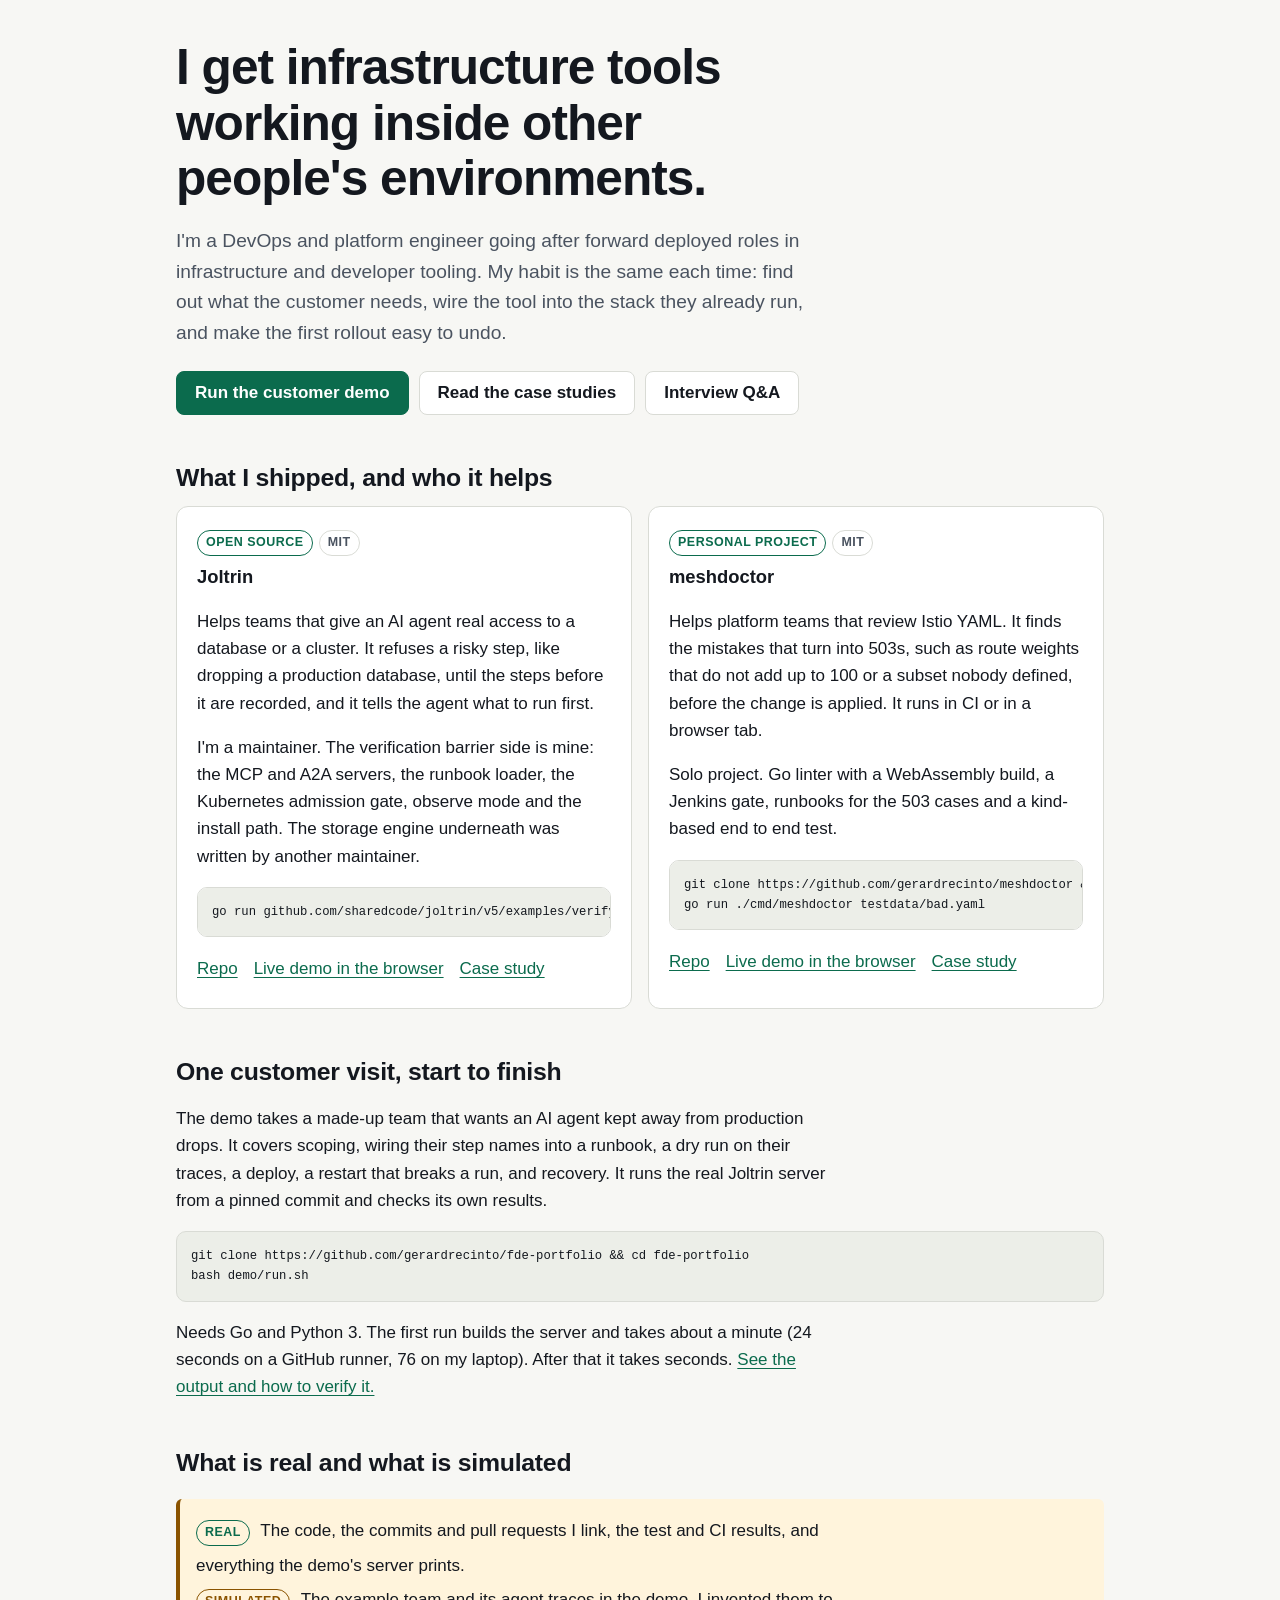
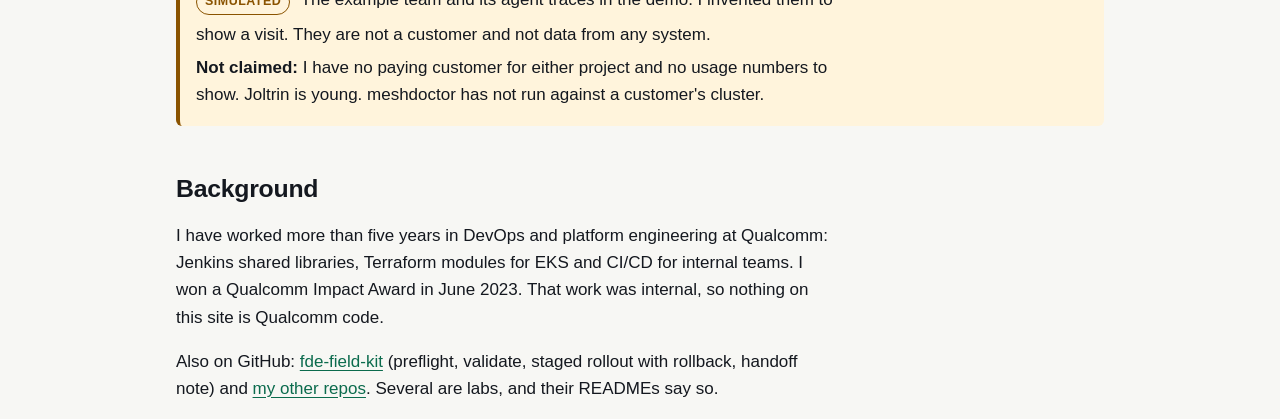
<file: site/index.html>
<!doctype html><html lang="en"><head><meta charset="utf-8"><meta name="viewport" content="width=device-width,initial-scale=1"><meta name="color-scheme" content="light dark"><title>Gerard Recinto, forward deployed engineer</title>
<meta name="description" content="Infrastructure and developer tooling forward deployed engineer. Public projects, a customer demo you can run, case studies and interview answers with links to the code."><link rel="stylesheet" href="style.css"></head><body>
<!--NAV-->
<main id="main" class="wrap">
<h1>I get infrastructure tools working inside other people's environments.</h1>
<p class="lede">I'm a DevOps and platform engineer going after forward deployed roles in infrastructure and developer tooling. My habit is the same each time: find out what the customer needs, wire the tool into the stack they already run, and make the first rollout easy to undo.</p>
<div class="btns"><a class="btn primary" href="demo.html">Run the customer demo</a><a class="btn" href="case-studies.html">Read the case studies</a><a class="btn" href="interview.html">Interview Q&amp;A</a></div>

<h2>What I shipped, and who it helps</h2>
<div class="grid">
<article class="card"><span class="tag real">Open source</span><span class="tag">MIT</span>
<h3>Joltrin</h3>
<p>Helps teams that give an AI agent real access to a database or a cluster. It refuses a risky step, like dropping a production database, until the steps before it are recorded, and it tells the agent what to run first.</p>
<p>I'm a maintainer. The verification barrier side is mine: the MCP and A2A servers, the runbook loader, the Kubernetes admission gate, observe mode and the install path. The storage engine underneath was written by another maintainer.</p>
<pre><code>go run github.com/sharedcode/joltrin/v5/examples/verify_barrier@latest</code></pre>
<ul class="links"><li><a href="https://github.com/SharedCode/joltrin">Repo</a></li><li><a href="https://joltrinhq.com/agents/">Live demo in the browser</a></li><li><a href="case-studies.html#joltrin">Case study</a></li></ul></article>
<article class="card"><span class="tag real">Personal project</span><span class="tag">MIT</span>
<h3>meshdoctor</h3>
<p>Helps platform teams that review Istio YAML. It finds the mistakes that turn into 503s, such as route weights that do not add up to 100 or a subset nobody defined, before the change is applied. It runs in CI or in a browser tab.</p>
<p>Solo project. Go linter with a WebAssembly build, a Jenkins gate, runbooks for the 503 cases and a kind-based end to end test.</p>
<pre><code>git clone https://github.com/gerardrecinto/meshdoctor && cd meshdoctor
go run ./cmd/meshdoctor testdata/bad.yaml</code></pre>
<ul class="links"><li><a href="https://github.com/gerardrecinto/meshdoctor">Repo</a></li><li><a href="https://gerardrecinto.github.io/meshdoctor/">Live demo in the browser</a></li><li><a href="case-studies.html#meshdoctor">Case study</a></li></ul></article>
</div>

<h2>One customer visit, start to finish</h2>
<p>The demo takes a made-up team that wants an AI agent kept away from production drops. It covers scoping, wiring their step names into a runbook, a dry run on their traces, a deploy, a restart that breaks a run, and recovery. It runs the real Joltrin server from a pinned commit and checks its own results.</p>
<pre><code>git clone https://github.com/gerardrecinto/fde-portfolio && cd fde-portfolio
bash demo/run.sh</code></pre>
<p>Needs Go and Python 3. The first run builds the server and takes about a minute (24 seconds on a GitHub runner, 76 on my laptop). After that it takes seconds. <a href="demo.html">See the output and how to verify it.</a></p>

<h2>What is real and what is simulated</h2>
<div class="note"><p><span class="tag real">Real</span> The code, the commits and pull requests I link, the test and CI results, and everything the demo's server prints.</p>
<p><span class="tag sim">Simulated</span> The example team and its agent traces in the demo. I invented them to show a visit. They are not a customer and not data from any system.</p>
<p><strong>Not claimed:</strong> I have no paying customer for either project and no usage numbers to show. Joltrin is young. meshdoctor has not run against a customer's cluster.</p></div>

<h2>Background</h2>
<p>I have worked more than five years in DevOps and platform engineering at Qualcomm: Jenkins shared libraries, Terraform modules for EKS and CI/CD for internal teams. I won a Qualcomm Impact Award in June 2023. That work was internal, so nothing on this site is Qualcomm code.</p>
<p>Also on GitHub: <a href="https://github.com/gerardrecinto/fde-field-kit">fde-field-kit</a> (preflight, validate, staged rollout with rollback, handoff note) and <a href="https://github.com/gerardrecinto">my other repos</a>. Several are labs, and their READMEs say so.</p>
</main>
<!--FOOT-->
</body></html>
</file>
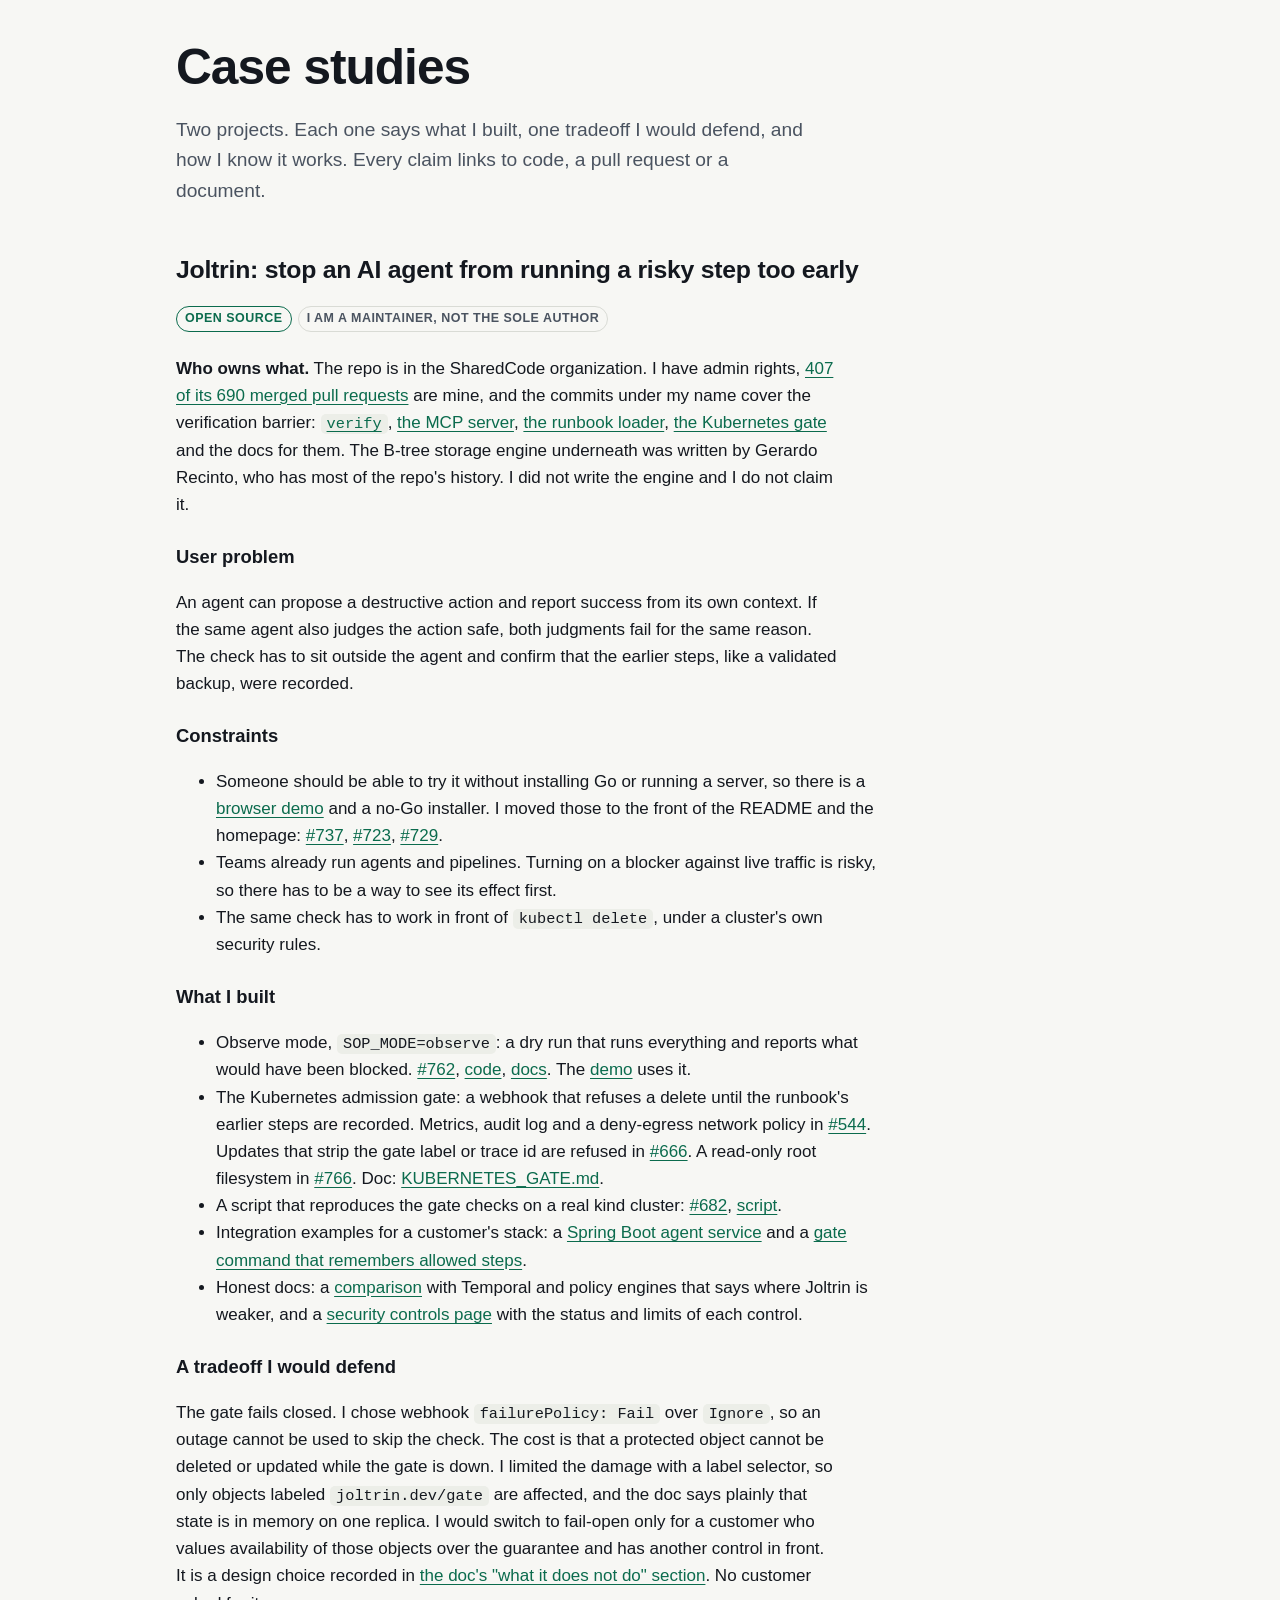
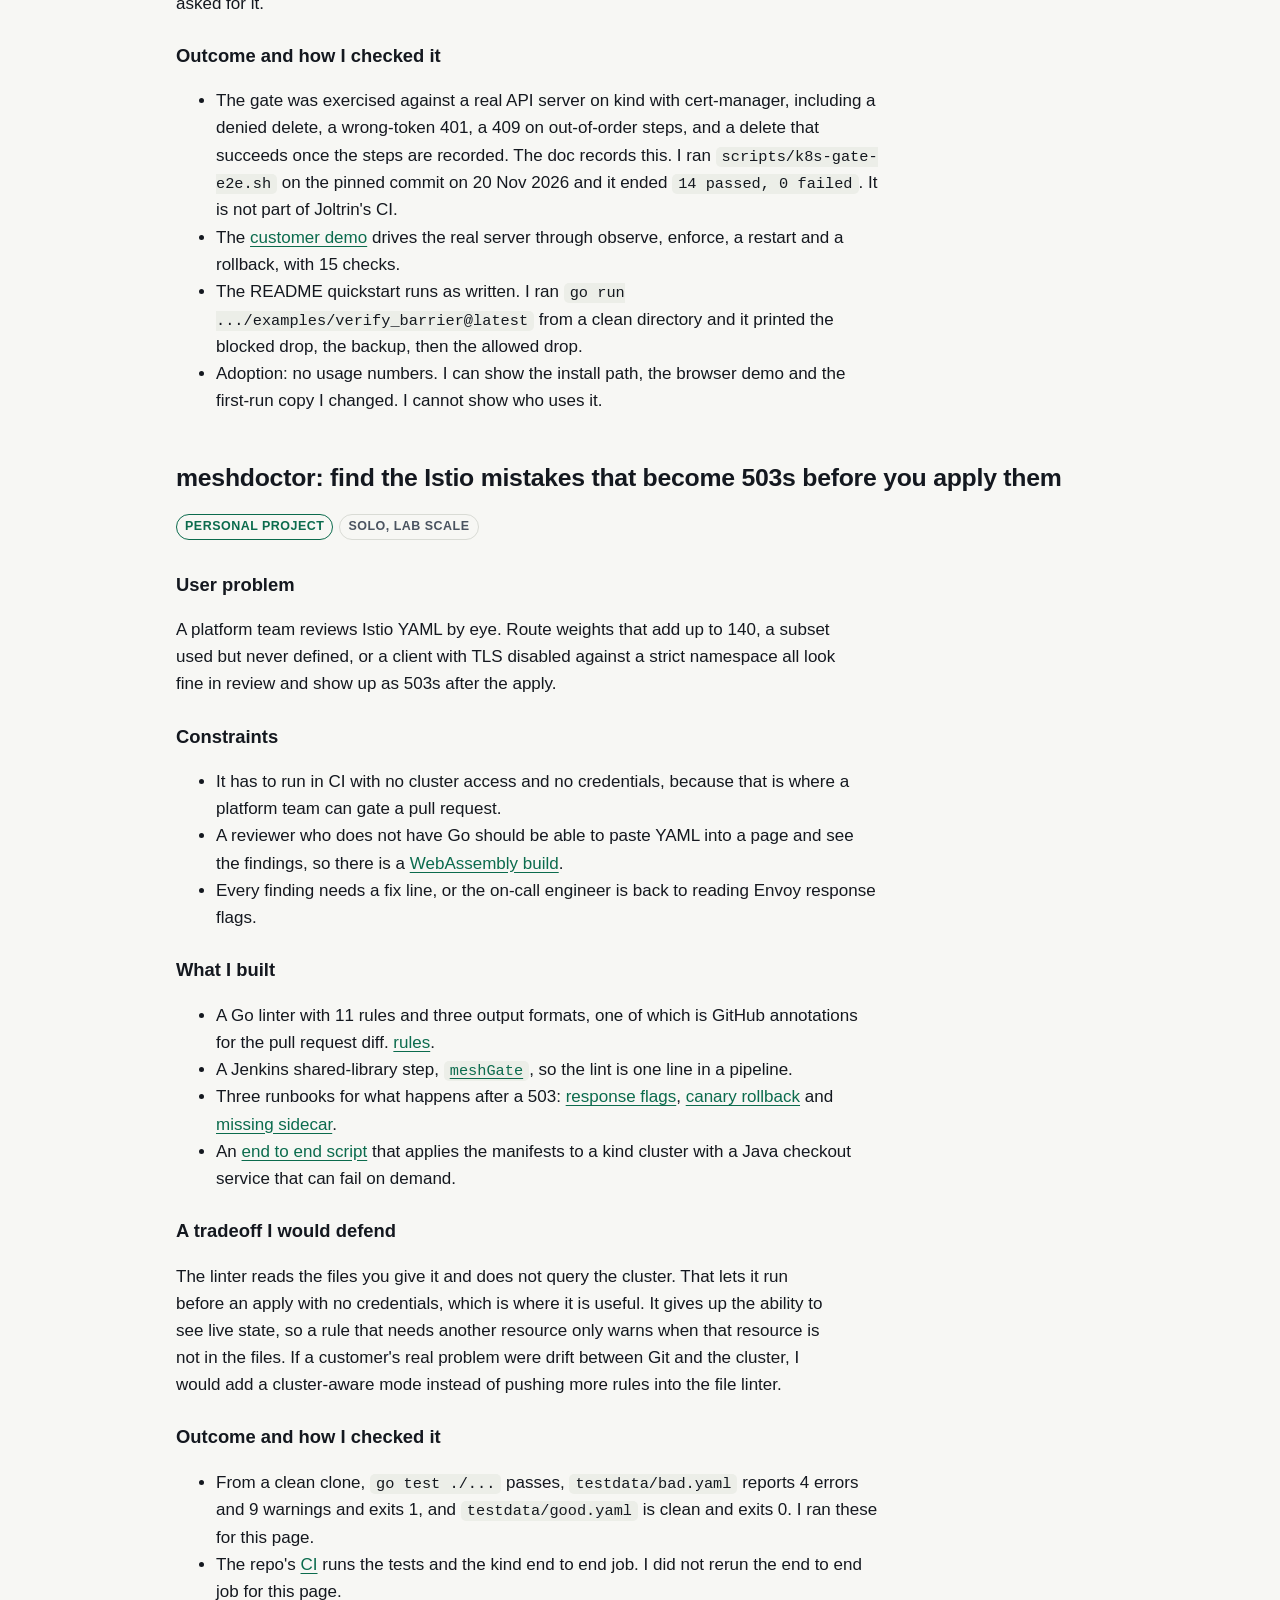
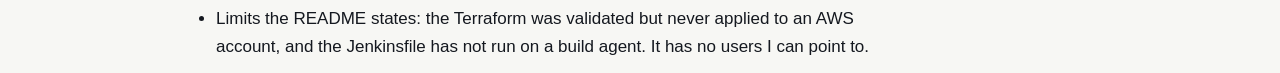
<file: site/case-studies.html>
<!doctype html><html lang="en"><head><meta charset="utf-8"><meta name="viewport" content="width=device-width,initial-scale=1"><meta name="color-scheme" content="light dark"><title>Case studies | Gerard Recinto</title>
<meta name="description" content="Two case studies, Joltrin and meshdoctor: the user problem, constraints, what I built, a tradeoff, and how I checked it, with links to the code."><link rel="stylesheet" href="style.css"></head><body>
<!--NAV-->
<main id="main" class="wrap">
<h1>Case studies</h1>
<p class="lede">Two projects. Each one says what I built, one tradeoff I would defend, and how I know it works. Every claim links to code, a pull request or a document.</p>

<section id="joltrin" aria-labelledby="j-h">
<h2 id="j-h">Joltrin: stop an AI agent from running a risky step too early</h2>
<p><span class="tag real">Open source</span><span class="tag">I am a maintainer, not the sole author</span></p>
<p><strong>Who owns what.</strong> The repo is in the SharedCode organization. I have admin rights, <a href="https://github.com/SharedCode/joltrin/pulls?q=is%3Apr+is%3Amerged+author%3Agerardrecinto">407 of its 690 merged pull requests</a> are mine, and the commits under my name cover the verification barrier: <a href="https://github.com/SharedCode/joltrin/tree/c994945ffe148a1936168e03db1a40edf1e8ae4d/verify"><code>verify</code></a>, <a href="https://github.com/SharedCode/joltrin/tree/c994945ffe148a1936168e03db1a40edf1e8ae4d/tools/mcpserver">the MCP server</a>, <a href="https://github.com/SharedCode/joltrin/tree/c994945ffe148a1936168e03db1a40edf1e8ae4d/tools/runbookstore">the runbook loader</a>, <a href="https://github.com/SharedCode/joltrin/tree/c994945ffe148a1936168e03db1a40edf1e8ae4d/tools/k8sgate">the Kubernetes gate</a> and the docs for them. The B-tree storage engine underneath was written by Gerardo Recinto, who has most of the repo's history. I did not write the engine and I do not claim it.</p>

<h3>User problem</h3>
<p>An agent can propose a destructive action and report success from its own context. If the same agent also judges the action safe, both judgments fail for the same reason. The check has to sit outside the agent and confirm that the earlier steps, like a validated backup, were recorded.</p>

<h3>Constraints</h3>
<ul>
<li>Someone should be able to try it without installing Go or running a server, so there is a <a href="https://joltrinhq.com/agents/">browser demo</a> and a no-Go installer. I moved those to the front of the README and the homepage: <a href="https://github.com/SharedCode/joltrin/pull/737">#737</a>, <a href="https://github.com/SharedCode/joltrin/pull/723">#723</a>, <a href="https://github.com/SharedCode/joltrin/pull/729">#729</a>.</li>
<li>Teams already run agents and pipelines. Turning on a blocker against live traffic is risky, so there has to be a way to see its effect first.</li>
<li>The same check has to work in front of <code>kubectl delete</code>, under a cluster's own security rules.</li>
</ul>

<h3>What I built</h3>
<ul>
<li>Observe mode, <code>SOP_MODE=observe</code>: a dry run that runs everything and reports what would have been blocked. <a href="https://github.com/SharedCode/joltrin/pull/762">#762</a>, <a href="https://github.com/SharedCode/joltrin/blob/c994945ffe148a1936168e03db1a40edf1e8ae4d/tools/mcpserver/observe.go">code</a>, <a href="https://github.com/SharedCode/joltrin/blob/c994945ffe148a1936168e03db1a40edf1e8ae4d/docs/OPERATIONS.md">docs</a>. The <a href="demo.html">demo</a> uses it.</li>
<li>The Kubernetes admission gate: a webhook that refuses a delete until the runbook's earlier steps are recorded. Metrics, audit log and a deny-egress network policy in <a href="https://github.com/SharedCode/joltrin/pull/544">#544</a>. Updates that strip the gate label or trace id are refused in <a href="https://github.com/SharedCode/joltrin/pull/666">#666</a>. A read-only root filesystem in <a href="https://github.com/SharedCode/joltrin/pull/766">#766</a>. Doc: <a href="https://github.com/SharedCode/joltrin/blob/c994945ffe148a1936168e03db1a40edf1e8ae4d/docs/KUBERNETES_GATE.md">KUBERNETES_GATE.md</a>.</li>
<li>A script that reproduces the gate checks on a real kind cluster: <a href="https://github.com/SharedCode/joltrin/pull/682">#682</a>, <a href="https://github.com/SharedCode/joltrin/blob/c994945ffe148a1936168e03db1a40edf1e8ae4d/scripts/k8s-gate-e2e.sh">script</a>.</li>
<li>Integration examples for a customer's stack: a <a href="https://github.com/SharedCode/joltrin/pull/764">Spring Boot agent service</a> and a <a href="https://github.com/SharedCode/joltrin/pull/720">gate command that remembers allowed steps</a>.</li>
<li>Honest docs: a <a href="https://github.com/SharedCode/joltrin/pull/715">comparison</a> with Temporal and policy engines that says where Joltrin is weaker, and a <a href="https://github.com/SharedCode/joltrin/pull/756">security controls page</a> with the status and limits of each control.</li>
</ul>

<h3>A tradeoff I would defend</h3>
<p>The gate fails closed. I chose webhook <code>failurePolicy: Fail</code> over <code>Ignore</code>, so an outage cannot be used to skip the check. The cost is that a protected object cannot be deleted or updated while the gate is down. I limited the damage with a label selector, so only objects labeled <code>joltrin.dev/gate</code> are affected, and the doc says plainly that state is in memory on one replica. I would switch to fail-open only for a customer who values availability of those objects over the guarantee and has another control in front. It is a design choice recorded in <a href="https://github.com/SharedCode/joltrin/blob/c994945ffe148a1936168e03db1a40edf1e8ae4d/docs/KUBERNETES_GATE.md">the doc's "what it does not do" section</a>. No customer asked for it.</p>

<h3>Outcome and how I checked it</h3>
<ul>
<li>The gate was exercised against a real API server on kind with cert-manager, including a denied delete, a wrong-token 401, a 409 on out-of-order steps, and a delete that succeeds once the steps are recorded. The doc records this. I ran <code>scripts/k8s-gate-e2e.sh</code> on the pinned commit on 20 Nov 2026 and it ended <code>14 passed, 0 failed</code>. It is not part of Joltrin's CI.</li>
<li>The <a href="demo.html">customer demo</a> drives the real server through observe, enforce, a restart and a rollback, with 15 checks.</li>
<li>The README quickstart runs as written. I ran <code>go run .../examples/verify_barrier@latest</code> from a clean directory and it printed the blocked drop, the backup, then the allowed drop.</li>
<li>Adoption: no usage numbers. I can show the install path, the browser demo and the first-run copy I changed. I cannot show who uses it.</li>
</ul>
</section>

<section id="meshdoctor" aria-labelledby="m-h">
<h2 id="m-h">meshdoctor: find the Istio mistakes that become 503s before you apply them</h2>
<p><span class="tag real">Personal project</span><span class="tag">Solo, lab scale</span></p>
<h3>User problem</h3>
<p>A platform team reviews Istio YAML by eye. Route weights that add up to 140, a subset used but never defined, or a client with TLS disabled against a strict namespace all look fine in review and show up as 503s after the apply.</p>
<h3>Constraints</h3>
<ul>
<li>It has to run in CI with no cluster access and no credentials, because that is where a platform team can gate a pull request.</li>
<li>A reviewer who does not have Go should be able to paste YAML into a page and see the findings, so there is a <a href="https://gerardrecinto.github.io/meshdoctor/">WebAssembly build</a>.</li>
<li>Every finding needs a fix line, or the on-call engineer is back to reading Envoy response flags.</li>
</ul>
<h3>What I built</h3>
<ul>
<li>A Go linter with 11 rules and three output formats, one of which is GitHub annotations for the pull request diff. <a href="https://github.com/gerardrecinto/meshdoctor/blob/main/internal/lint/rules.go">rules</a>.</li>
<li>A Jenkins shared-library step, <a href="https://github.com/gerardrecinto/meshdoctor/blob/main/jenkins/vars/meshGate.groovy"><code>meshGate</code></a>, so the lint is one line in a pipeline.</li>
<li>Three runbooks for what happens after a 503: <a href="https://github.com/gerardrecinto/meshdoctor/blob/main/docs/runbooks/503-response-flags.md">response flags</a>, <a href="https://github.com/gerardrecinto/meshdoctor/blob/main/docs/runbooks/canary-rollback.md">canary rollback</a> and <a href="https://github.com/gerardrecinto/meshdoctor/blob/main/docs/runbooks/sidecar-not-injected.md">missing sidecar</a>.</li>
<li>An <a href="https://github.com/gerardrecinto/meshdoctor/blob/main/scripts/e2e.sh">end to end script</a> that applies the manifests to a kind cluster with a Java checkout service that can fail on demand.</li>
</ul>
<h3>A tradeoff I would defend</h3>
<p>The linter reads the files you give it and does not query the cluster. That lets it run before an apply with no credentials, which is where it is useful. It gives up the ability to see live state, so a rule that needs another resource only warns when that resource is not in the files. If a customer's real problem were drift between Git and the cluster, I would add a cluster-aware mode instead of pushing more rules into the file linter.</p>
<h3>Outcome and how I checked it</h3>
<ul>
<li>From a clean clone, <code>go test ./...</code> passes, <code>testdata/bad.yaml</code> reports 4 errors and 9 warnings and exits 1, and <code>testdata/good.yaml</code> is clean and exits 0. I ran these for this page.</li>
<li>The repo's <a href="https://github.com/gerardrecinto/meshdoctor/actions">CI</a> runs the tests and the kind end to end job. I did not rerun the end to end job for this page.</li>
<li>Limits the README states: the Terraform was validated but never applied to an AWS account, and the Jenkinsfile has not run on a build agent. It has no users I can point to.</li>
</ul>
</section>
</main>
<!--FOOT-->
</body></html>
</file>
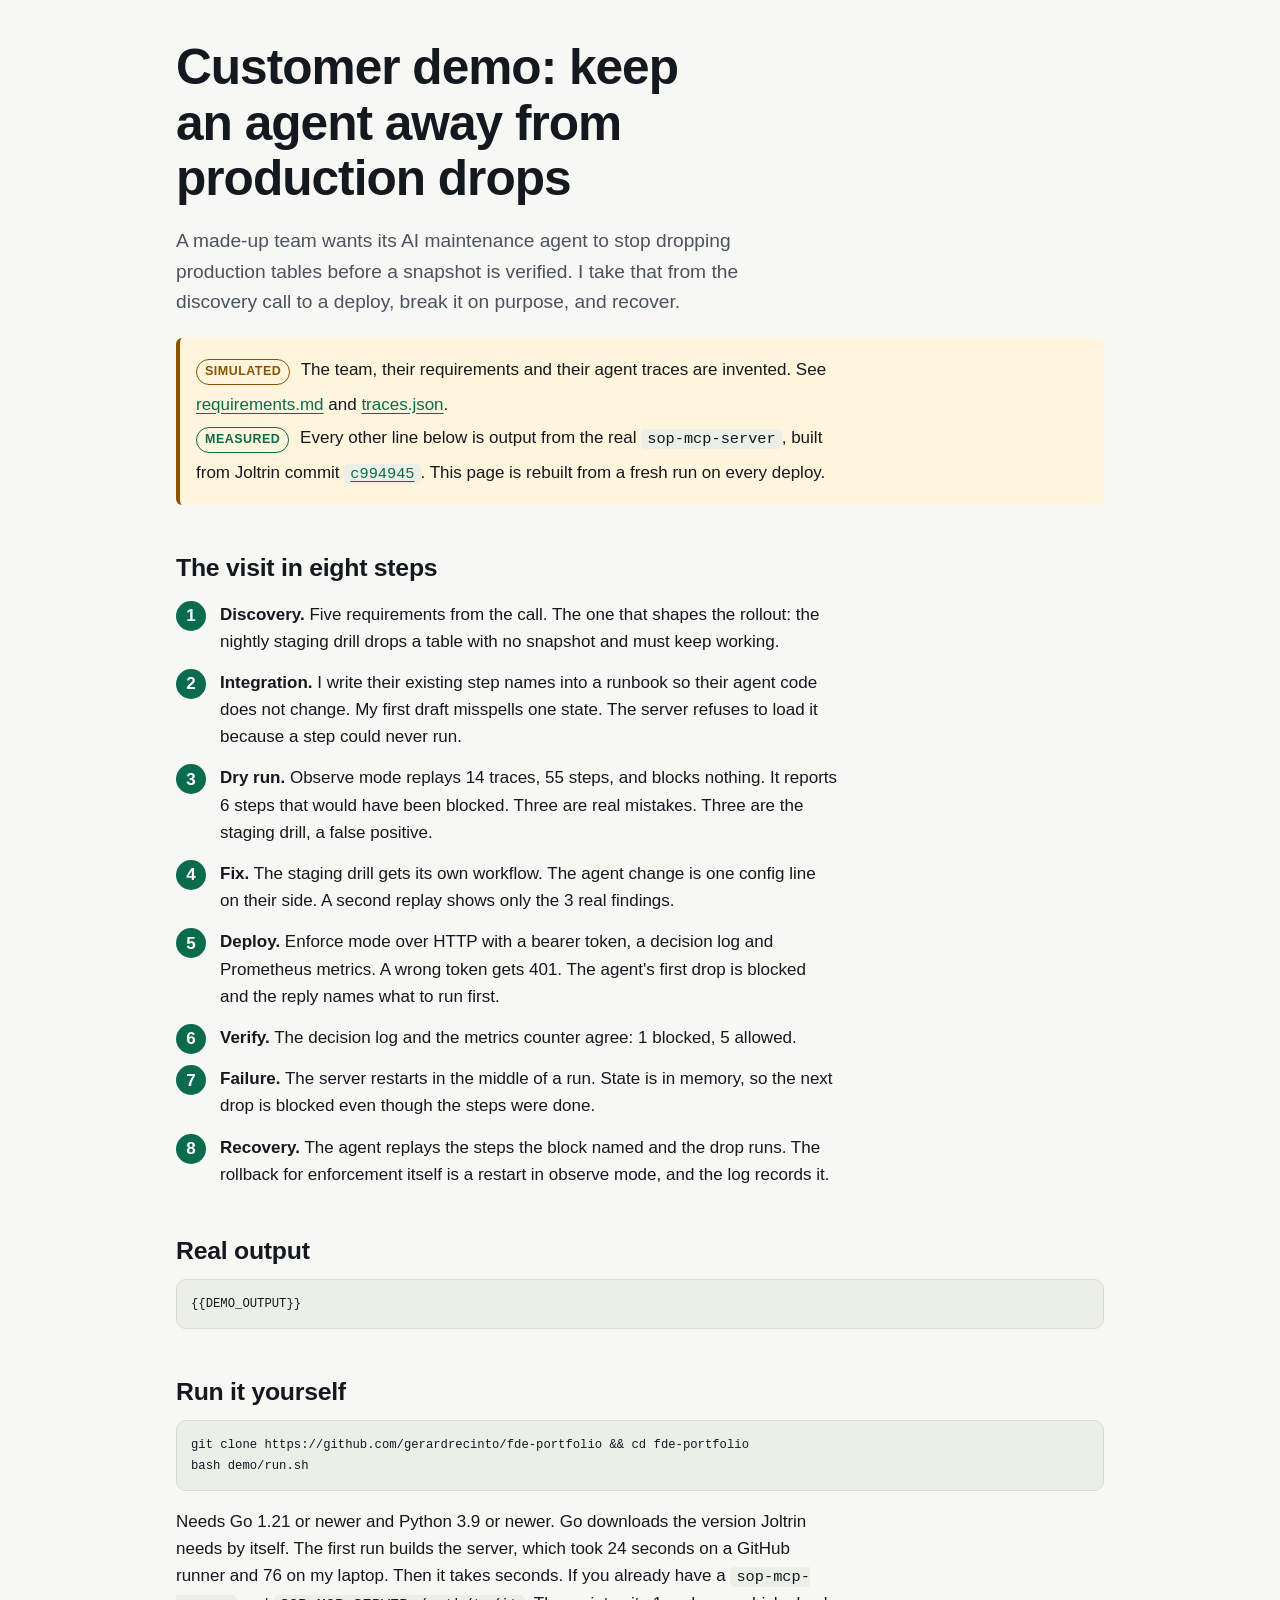
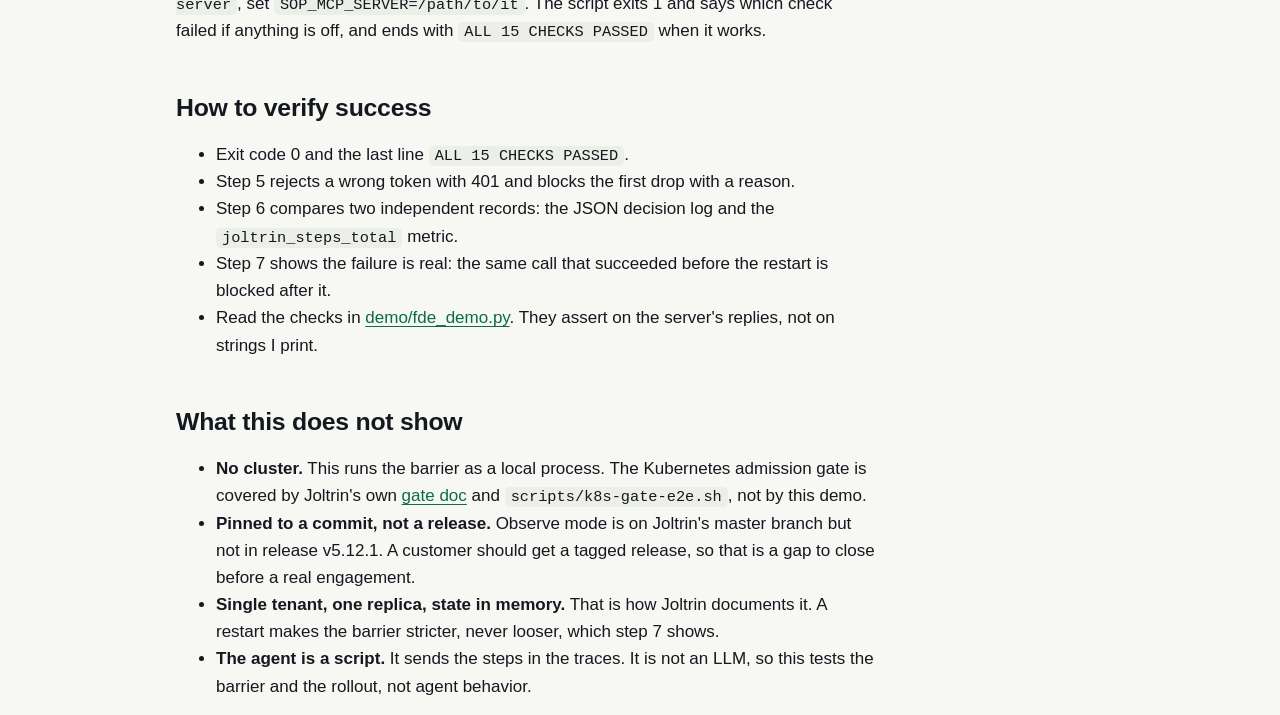
<file: site/demo.html>
<!doctype html><html lang="en"><head><meta charset="utf-8"><meta name="viewport" content="width=device-width,initial-scale=1"><meta name="color-scheme" content="light dark"><title>Customer demo | Gerard Recinto</title>
<meta name="description" content="A simulated customer visit run against the real Joltrin server: scoping, integration, dry run, deploy, a failure and the recovery."><link rel="stylesheet" href="style.css"></head><body>
<!--NAV-->
<main id="main" class="wrap">
<h1>Customer demo: keep an agent away from production drops</h1>
<p class="lede">A made-up team wants its AI maintenance agent to stop dropping production tables before a snapshot is verified. I take that from the discovery call to a deploy, break it on purpose, and recover.</p>
<div class="note"><p><span class="tag sim">Simulated</span> The team, their requirements and their agent traces are invented. See <a href="https://github.com/gerardrecinto/fde-portfolio/blob/main/demo/customer/requirements.md">requirements.md</a> and <a href="https://github.com/gerardrecinto/fde-portfolio/blob/main/demo/customer/traces.json">traces.json</a>.</p>
<p><span class="tag real">Measured</span> Every other line below is output from the real <code>sop-mcp-server</code>, built from Joltrin commit <a href="https://github.com/SharedCode/joltrin/commit/c994945ffe148a1936168e03db1a40edf1e8ae4d"><code>c994945</code></a>. This page is rebuilt from a fresh run on every deploy.</p></div>

<h2>The visit in eight steps</h2>
<ol class="steps">
<li><strong>Discovery.</strong> Five requirements from the call. The one that shapes the rollout: the nightly staging drill drops a table with no snapshot and must keep working.</li>
<li><strong>Integration.</strong> I write their existing step names into a runbook so their agent code does not change. My first draft misspells one state. The server refuses to load it because a step could never run.</li>
<li><strong>Dry run.</strong> Observe mode replays 14 traces, 55 steps, and blocks nothing. It reports 6 steps that would have been blocked. Three are real mistakes. Three are the staging drill, a false positive.</li>
<li><strong>Fix.</strong> The staging drill gets its own workflow. The agent change is one config line on their side. A second replay shows only the 3 real findings.</li>
<li><strong>Deploy.</strong> Enforce mode over HTTP with a bearer token, a decision log and Prometheus metrics. A wrong token gets 401. The agent's first drop is blocked and the reply names what to run first.</li>
<li><strong>Verify.</strong> The decision log and the metrics counter agree: 1 blocked, 5 allowed.</li>
<li><strong>Failure.</strong> The server restarts in the middle of a run. State is in memory, so the next drop is blocked even though the steps were done.</li>
<li><strong>Recovery.</strong> The agent replays the steps the block named and the drop runs. The rollback for enforcement itself is a restart in observe mode, and the log records it.</li>
</ol>

<h2>Real output</h2>
<pre><code>{{DEMO_OUTPUT}}</code></pre>

<h2>Run it yourself</h2>
<pre><code>git clone https://github.com/gerardrecinto/fde-portfolio && cd fde-portfolio
bash demo/run.sh</code></pre>
<p>Needs Go 1.21 or newer and Python 3.9 or newer. Go downloads the version Joltrin needs by itself. The first run builds the server, which took 24 seconds on a GitHub runner and 76 on my laptop. Then it takes seconds. If you already have a <code>sop-mcp-server</code>, set <code>SOP_MCP_SERVER=/path/to/it</code>. The script exits 1 and says which check failed if anything is off, and ends with <code>ALL 15 CHECKS PASSED</code> when it works.</p>

<h2>How to verify success</h2>
<ul>
<li>Exit code 0 and the last line <code>ALL 15 CHECKS PASSED</code>.</li>
<li>Step 5 rejects a wrong token with 401 and blocks the first drop with a reason.</li>
<li>Step 6 compares two independent records: the JSON decision log and the <code>joltrin_steps_total</code> metric.</li>
<li>Step 7 shows the failure is real: the same call that succeeded before the restart is blocked after it.</li>
<li>Read the checks in <a href="https://github.com/gerardrecinto/fde-portfolio/blob/main/demo/fde_demo.py">demo/fde_demo.py</a>. They assert on the server's replies, not on strings I print.</li>
</ul>

<h2 id="what-not">What this does not show</h2>
<ul>
<li><strong>No cluster.</strong> This runs the barrier as a local process. The Kubernetes admission gate is covered by Joltrin's own <a href="https://github.com/SharedCode/joltrin/blob/master/docs/KUBERNETES_GATE.md">gate doc</a> and <code>scripts/k8s-gate-e2e.sh</code>, not by this demo.</li>
<li><strong>Pinned to a commit, not a release.</strong> Observe mode is on Joltrin's master branch but not in release v5.12.1. A customer should get a tagged release, so that is a gap to close before a real engagement.</li>
<li><strong>Single tenant, one replica, state in memory.</strong> That is how Joltrin documents it. A restart makes the barrier stricter, never looser, which step 7 shows.</li>
<li><strong>The agent is a script.</strong> It sends the steps in the traces. It is not an LLM, so this tests the barrier and the rollout, not agent behavior.</li>
</ul>
</main>
<!--FOOT-->
</body></html>
</file>
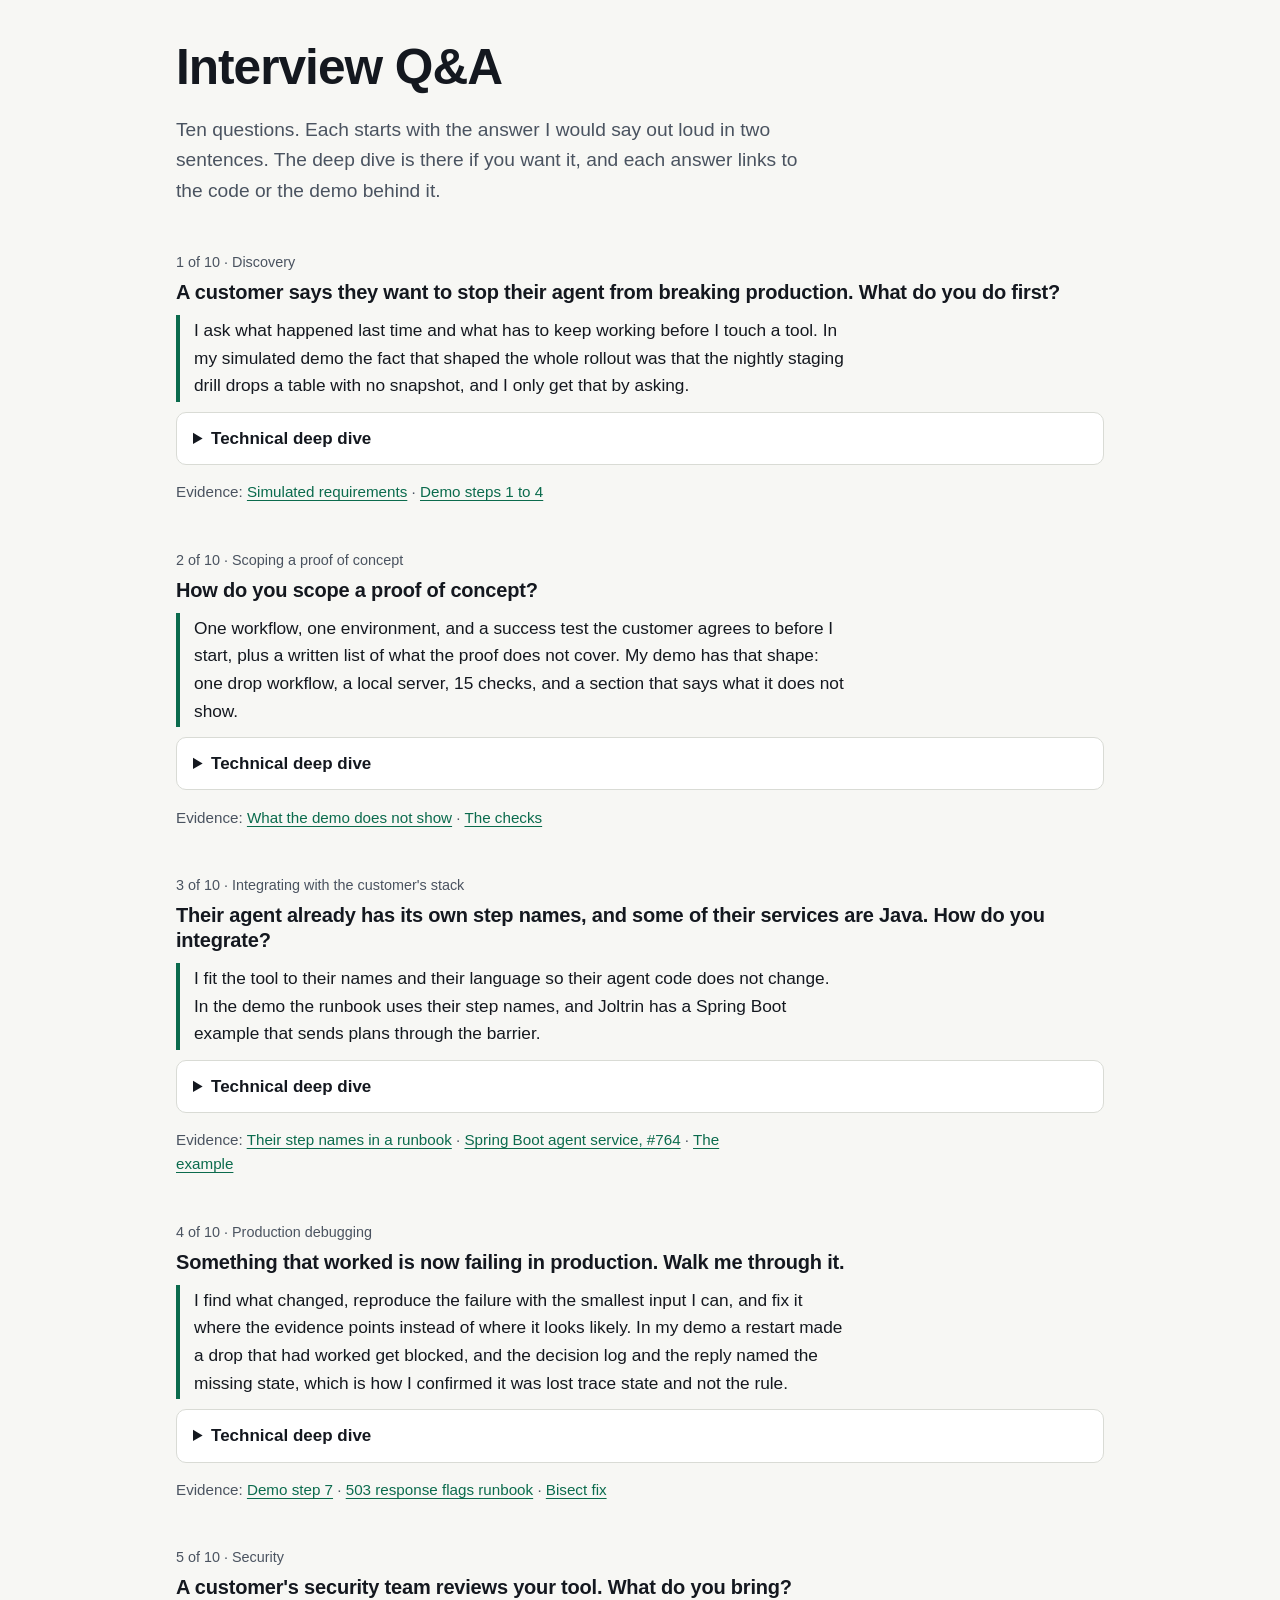
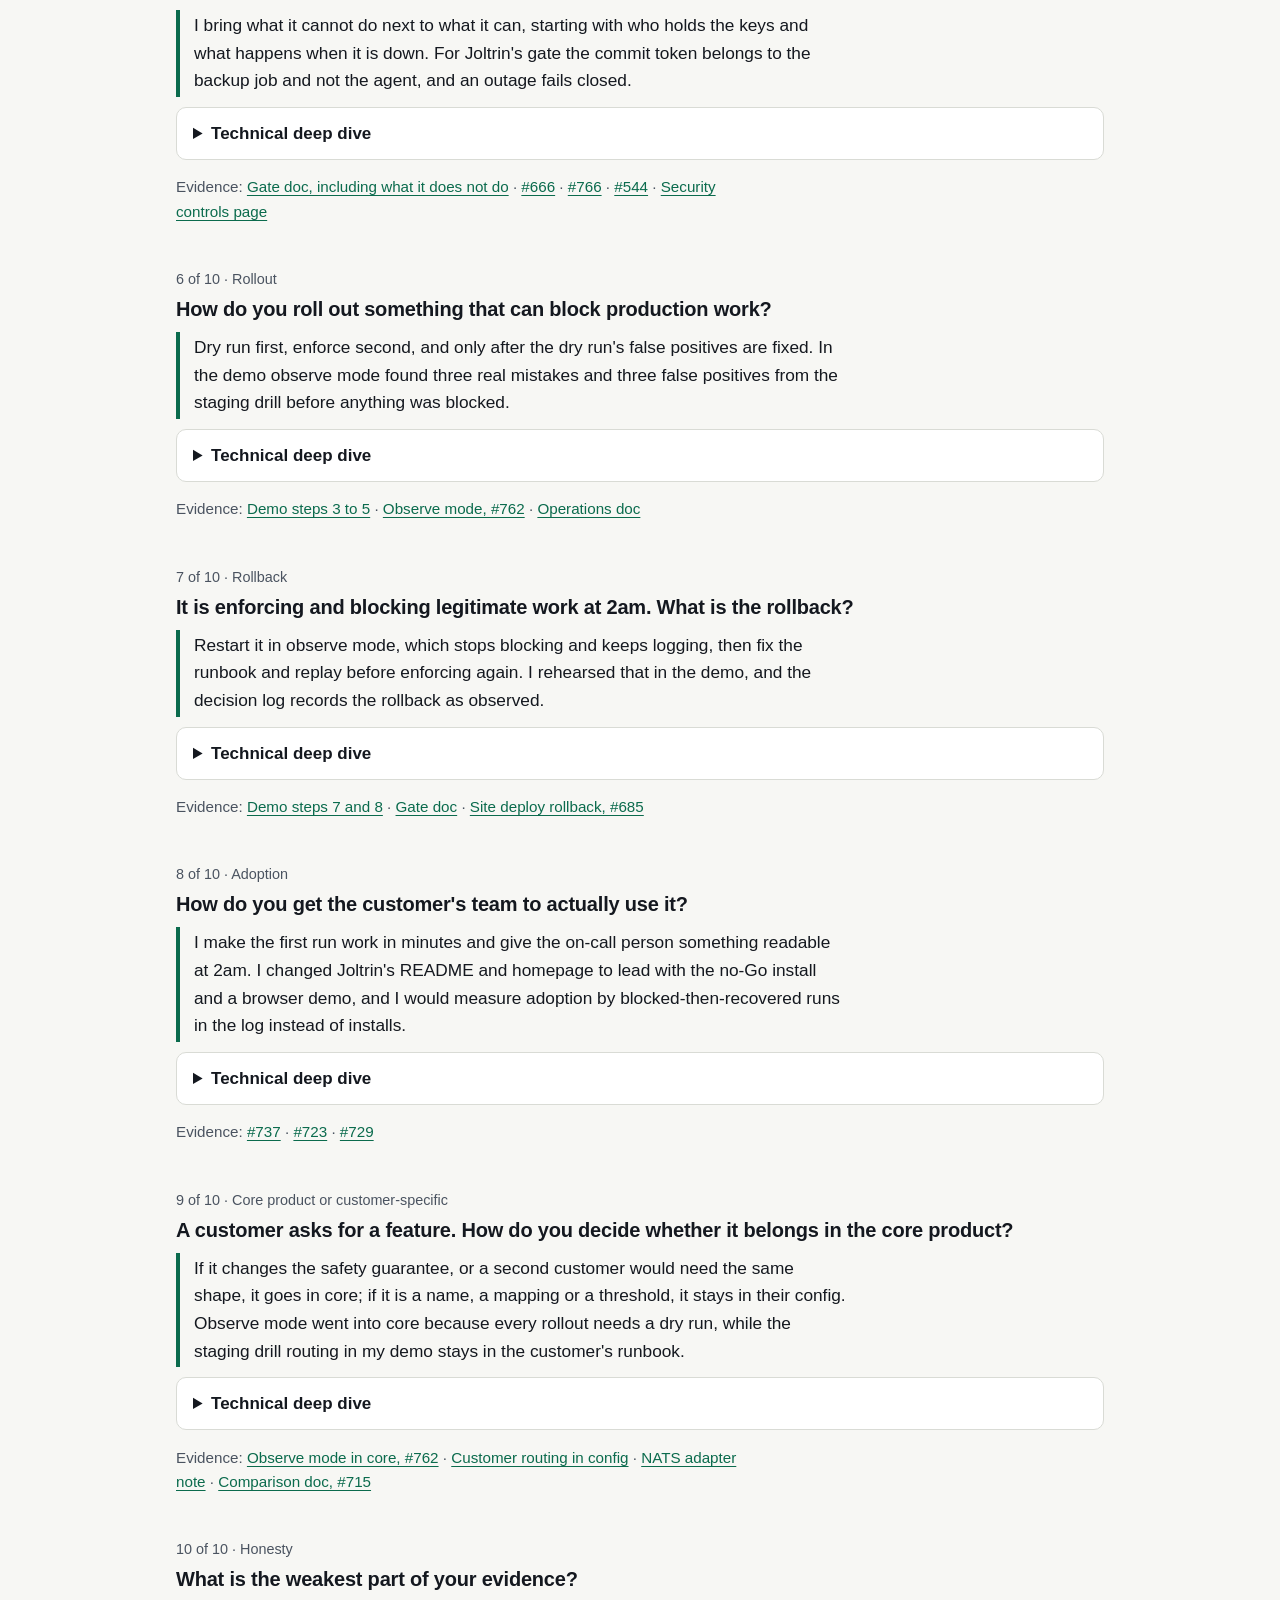
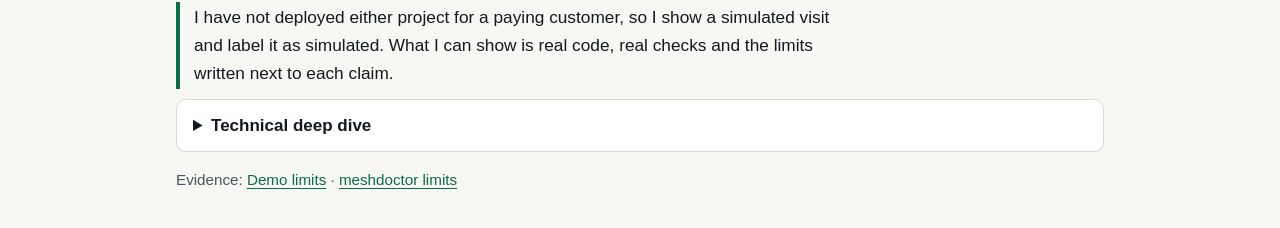
<file: site/interview.html>
<!doctype html><html lang="en"><head><meta charset="utf-8"><meta name="viewport" content="width=device-width,initial-scale=1"><meta name="color-scheme" content="light dark"><title>Interview Q&amp;A | Gerard Recinto</title>
<meta name="description" content="Ten forward deployed engineer questions with a two-sentence spoken answer, a technical deep dive and links to the code."><link rel="stylesheet" href="style.css"></head><body>
<!--NAV-->
<main id="main" class="wrap">
<h1>Interview Q&amp;A</h1>
<p class="lede">Ten questions. Each starts with the answer I would say out loud in two sentences. The deep dive is there if you want it, and each answer links to the code or the demo behind it.</p>
<section class="qa" id="q1" aria-labelledby="q1-h"><p class="topic">1 of 10 &middot; Discovery</p><h2 id="q1-h">A customer says they want to stop their agent from breaking production. What do you do first?</h2>
<p class="say">I ask what happened last time and what has to keep working before I touch a tool. In my simulated demo the fact that shaped the whole rollout was that the nightly staging drill drops a table with no snapshot, and I only get that by asking.</p>
<details><summary>Technical deep dive</summary><p>I run the call around five questions: what failed and when, who is on call and what do they see, which steps does the agent actually call today, what already exists (ticketing, backups, a CI system), and what must not change. I write the answers down as requirements and send them back for a yes before I build.</p>
<p>In the demo those became five numbered requirements. Requirement 3, the staging drill, is the one that produced a false positive in the dry run. If I had skipped discovery I would have found it by blocking their drill.</p></details>
<p class="ev">Evidence: <a href="https://github.com/gerardrecinto/fde-portfolio/blob/main/demo/customer/requirements.md">Simulated requirements</a> &middot; <a href="demo.html">Demo steps 1 to 4</a></p></section>
<section class="qa" id="q2" aria-labelledby="q2-h"><p class="topic">2 of 10 &middot; Scoping a proof of concept</p><h2 id="q2-h">How do you scope a proof of concept?</h2>
<p class="say">One workflow, one environment, and a success test the customer agrees to before I start, plus a written list of what the proof does not cover. My demo has that shape: one drop workflow, a local server, 15 checks, and a section that says what it does not show.</p>
<details><summary>Technical deep dive</summary><p>I timebox it, name what is stubbed, and decide up front what result means go and what means stop. The value of the list of exclusions is that nobody later mistakes a local process for a production deployment.</p>
<p>For Joltrin the exclusions are real: no cluster in the demo, one replica, state in memory, the demo is pinned to a commit because observe mode is not in a tagged release yet. I would close the release gap before a customer started, since a customer should not run from a commit hash.</p></details>
<p class="ev">Evidence: <a href="demo.html#what-not">What the demo does not show</a> &middot; <a href="https://github.com/gerardrecinto/fde-portfolio/blob/main/demo/fde_demo.py">The checks</a></p></section>
<section class="qa" id="q3" aria-labelledby="q3-h"><p class="topic">3 of 10 &middot; Integrating with the customer&#x27;s stack</p><h2 id="q3-h">Their agent already has its own step names, and some of their services are Java. How do you integrate?</h2>
<p class="say">I fit the tool to their names and their language so their agent code does not change. In the demo the runbook uses their step names, and Joltrin has a Spring Boot example that sends plans through the barrier.</p>
<details><summary>Technical deep dive</summary><p>The runbook is a JSON file that maps their steps to the states they establish and require. <code>sop-mcp-server check</code> refuses a file where a step could never run, and it caught my own misspelled state in the demo. Agents talk to it over stdio, and services talk to it over HTTP with a bearer token.</p>
<p>The Spring Boot example is a service that submits a plan and gets a blocked or allowed result back. Before a real customer I would check the network path, the token handling and the timeouts, because those fail before the logic does.</p></details>
<p class="ev">Evidence: <a href="https://github.com/gerardrecinto/fde-portfolio/blob/main/demo/customer/runbook-v1.json">Their step names in a runbook</a> &middot; <a href="https://github.com/SharedCode/joltrin/pull/764">Spring Boot agent service, #764</a> &middot; <a href="https://github.com/SharedCode/joltrin/tree/c994945ffe148a1936168e03db1a40edf1e8ae4d/bindings/java/examples/spring-boot-agent-gate">The example</a></p></section>
<section class="qa" id="q4" aria-labelledby="q4-h"><p class="topic">4 of 10 &middot; Production debugging</p><h2 id="q4-h">Something that worked is now failing in production. Walk me through it.</h2>
<p class="say">I find what changed, reproduce the failure with the smallest input I can, and fix it where the evidence points instead of where it looks likely. In my demo a restart made a drop that had worked get blocked, and the decision log and the reply named the missing state, which is how I confirmed it was lost trace state and not the rule.</p>
<details><summary>Technical deep dive</summary><p>I start with the record the system keeps, not with a theory. Joltrin's decision log has one JSON line per decision with the rule and the missing state, and the metrics counter gives the same count from a second source, so I can tell a real block from a bug.</p>
<p>For mesh traffic I use the order in meshdoctor's runbook: read the Envoy response flag first, because it separates no healthy upstream, a TLS mismatch and a timeout. I also break my own tools: in <a href="https://github.com/gerardrecinto/fde-field-kit/commit/cd74f2f">a field-kit commit</a> I fixed a bisect helper that read the wrong output.</p></details>
<p class="ev">Evidence: <a href="demo.html">Demo step 7</a> &middot; <a href="https://github.com/gerardrecinto/meshdoctor/blob/main/docs/runbooks/503-response-flags.md">503 response flags runbook</a> &middot; <a href="https://github.com/gerardrecinto/fde-field-kit/commit/cd74f2f">Bisect fix</a></p></section>
<section class="qa" id="q5" aria-labelledby="q5-h"><p class="topic">5 of 10 &middot; Security</p><h2 id="q5-h">A customer&#x27;s security team reviews your tool. What do you bring?</h2>
<p class="say">I bring what it cannot do next to what it can, starting with who holds the keys and what happens when it is down. For Joltrin's gate the commit token belongs to the backup job and not the agent, and an outage fails closed.</p>
<details><summary>Technical deep dive</summary><p>The Kubernetes gate doc lists its own limits: whoever holds the commit token can record a step, the trace id is only as trustworthy as who can write the annotation, and anyone who can edit the webhook configuration can remove the gate, so that needs RBAC.</p>
<p>I closed the gaps I could. Updates that remove the gate label or trace id are refused (#666), the container root filesystem is read-only (#766), and there is a deny-egress network policy with metrics and an audit log (#544). I note in the doc that the network policy was not tested, because that depends on the cluster's network plugin. For the install path, the script checks the release checksum and can verify build provenance.</p></details>
<p class="ev">Evidence: <a href="https://github.com/SharedCode/joltrin/blob/c994945ffe148a1936168e03db1a40edf1e8ae4d/docs/KUBERNETES_GATE.md">Gate doc, including what it does not do</a> &middot; <a href="https://github.com/SharedCode/joltrin/pull/666">#666</a> &middot; <a href="https://github.com/SharedCode/joltrin/pull/766">#766</a> &middot; <a href="https://github.com/SharedCode/joltrin/pull/544">#544</a> &middot; <a href="https://github.com/SharedCode/joltrin/blob/c994945ffe148a1936168e03db1a40edf1e8ae4d/docs/SECURITY_CONTROLS.md">Security controls page</a></p></section>
<section class="qa" id="q6" aria-labelledby="q6-h"><p class="topic">6 of 10 &middot; Rollout</p><h2 id="q6-h">How do you roll out something that can block production work?</h2>
<p class="say">Dry run first, enforce second, and only after the dry run's false positives are fixed. In the demo observe mode found three real mistakes and three false positives from the staging drill before anything was blocked.</p>
<details><summary>Technical deep dive</summary><p>I replay recent traces in observe mode and read every would-be block with the customer. Each one is either a real mistake the tool should catch or a gap in the runbook. In the demo I fixed the three false positives by giving the staging drill its own workflow, replayed again, and only then started enforcing.</p>
<p>The Kubernetes gate has the same idea as a flag: <code>--warn-only</code> allows everything and returns what would have been blocked as a warning. I would not turn enforcement on until the replay shows no false positives and the on-call person has seen the block message.</p></details>
<p class="ev">Evidence: <a href="demo.html">Demo steps 3 to 5</a> &middot; <a href="https://github.com/SharedCode/joltrin/pull/762">Observe mode, #762</a> &middot; <a href="https://github.com/SharedCode/joltrin/blob/c994945ffe148a1936168e03db1a40edf1e8ae4d/docs/OPERATIONS.md">Operations doc</a></p></section>
<section class="qa" id="q7" aria-labelledby="q7-h"><p class="topic">7 of 10 &middot; Rollback</p><h2 id="q7-h">It is enforcing and blocking legitimate work at 2am. What is the rollback?</h2>
<p class="say">Restart it in observe mode, which stops blocking and keeps logging, then fix the runbook and replay before enforcing again. I rehearsed that in the demo, and the decision log records the rollback as observed.</p>
<details><summary>Technical deep dive</summary><p>Two caveats I would tell the customer. A restart forgets in-memory traces, so runs in flight have to replay their steps, which the demo shows in step 8. And the Kubernetes gate fails closed, so if the gate itself is down, protected objects cannot be deleted or updated.</p>
<p>The way out there is to restore the gate or, as a break-glass step, remove its webhook configuration, which needs the RBAC I said to restrict. I have not rehearsed that break-glass step in the demo, and I would before a real engagement. For the Joltrin website I added a rollback to the deploy workflow in #685.</p></details>
<p class="ev">Evidence: <a href="demo.html">Demo steps 7 and 8</a> &middot; <a href="https://github.com/SharedCode/joltrin/blob/c994945ffe148a1936168e03db1a40edf1e8ae4d/docs/KUBERNETES_GATE.md">Gate doc</a> &middot; <a href="https://github.com/SharedCode/joltrin/pull/685">Site deploy rollback, #685</a></p></section>
<section class="qa" id="q8" aria-labelledby="q8-h"><p class="topic">8 of 10 &middot; Adoption</p><h2 id="q8-h">How do you get the customer&#x27;s team to actually use it?</h2>
<p class="say">I make the first run work in minutes and give the on-call person something readable at 2am. I changed Joltrin's README and homepage to lead with the no-Go install and a browser demo, and I would measure adoption by blocked-then-recovered runs in the log instead of installs.</p>
<details><summary>Technical deep dive</summary><p>The changes were small and specific: the browser demo and the no-Go install come before <code>go run</code> (#737, #723), and the page tells a new visitor what to ask their agent after installing (#729). A person who cannot get a first success in a few minutes does not read the docs.</p>
<p>For a customer I would use the block message as the training material, because it says what to run first. I have no usage numbers for Joltrin and I will not make any up. What I can show is the path I built and the signals I would watch.</p></details>
<p class="ev">Evidence: <a href="https://github.com/SharedCode/joltrin/pull/737">#737</a> &middot; <a href="https://github.com/SharedCode/joltrin/pull/723">#723</a> &middot; <a href="https://github.com/SharedCode/joltrin/pull/729">#729</a></p></section>
<section class="qa" id="q9" aria-labelledby="q9-h"><p class="topic">9 of 10 &middot; Core product or customer-specific</p><h2 id="q9-h">A customer asks for a feature. How do you decide whether it belongs in the core product?</h2>
<p class="say">If it changes the safety guarantee, or a second customer would need the same shape, it goes in core; if it is a name, a mapping or a threshold, it stays in their config. Observe mode went into core because every rollout needs a dry run, while the staging drill routing in my demo stays in the customer's runbook.</p>
<details><summary>Technical deep dive</summary><p>My checks, in order: does it change what the product guarantees, would a second customer need it, what does it cost me to maintain, and can it live outside the hot path as an adapter. Joltrin's NATS bridge is an example of the last one. It is optional, nothing imports it by default, and a failed publish can never change the barrier's answer.</p>
<p>I also write down what the product is not. The comparison doc says where Joltrin is weaker than Temporal or a policy engine, so a customer asks for the right tool instead of a feature that turns this one into something else.</p></details>
<p class="ev">Evidence: <a href="https://github.com/SharedCode/joltrin/pull/762">Observe mode in core, #762</a> &middot; <a href="https://github.com/gerardrecinto/fde-portfolio/blob/main/demo/customer/runbook-v2.json">Customer routing in config</a> &middot; <a href="https://github.com/SharedCode/joltrin/blob/c994945ffe148a1936168e03db1a40edf1e8ae4d/docs/WHY_JOLTRIN.md">NATS adapter note</a> &middot; <a href="https://github.com/SharedCode/joltrin/pull/715">Comparison doc, #715</a></p></section>
<section class="qa" id="q10" aria-labelledby="q10-h"><p class="topic">10 of 10 &middot; Honesty</p><h2 id="q10-h">What is the weakest part of your evidence?</h2>
<p class="say">I have not deployed either project for a paying customer, so I show a simulated visit and label it as simulated. What I can show is real code, real checks and the limits written next to each claim.</p>
<details><summary>Technical deep dive</summary><p>The gaps, plainly: no customer and no usage numbers, a demo pinned to a commit because observe mode is not in a tagged release, no cluster in the demo, meshdoctor's Terraform validated but never applied, and its Jenkinsfile never run on a build agent.</p>
<p>The work I would do first in a real engagement is the part I could not do alone here: get a customer's real traces, ask for a tagged release, and run the gate in their cluster.</p></details>
<p class="ev">Evidence: <a href="demo.html#what-not">Demo limits</a> &middot; <a href="https://github.com/gerardrecinto/meshdoctor#limits">meshdoctor limits</a></p></section>
</main>
<!--FOOT-->
</body></html>
</file>
<file: site/style.css>
:root{--bg:#f7f7f4;--card:#fff;--fg:#14181f;--mut:#4a5360;--line:#d9dbd5;--acc:#0b6b4d;--acc-fg:#fff;--code:#eceee8;--ok:#0b6b4d;--sim:#8a5300;--warn-bg:#fff4dc}
:root[data-theme=dark]{--bg:#0d1117;--card:#151b23;--fg:#e8ecf1;--mut:#a3adba;--line:#2a323d;--acc:#3ddc97;--acc-fg:#06241a;--code:#1b232d;--ok:#3ddc97;--sim:#f3b34c;--warn-bg:#2b2412}
@media (prefers-color-scheme:dark){:root:not([data-theme=light]){--bg:#0d1117;--card:#151b23;--fg:#e8ecf1;--mut:#a3adba;--line:#2a323d;--acc:#3ddc97;--acc-fg:#06241a;--code:#1b232d;--ok:#3ddc97;--sim:#f3b34c;--warn-bg:#2b2412}}
*{box-sizing:border-box}
html{-webkit-text-size-adjust:100%}
body{margin:0;background:var(--bg);color:var(--fg);font:17px/1.6 -apple-system,BlinkMacSystemFont,"Segoe UI",Roboto,Helvetica,Arial,sans-serif}
a{color:var(--acc);text-underline-offset:3px}
a:focus-visible,button:focus-visible,summary:focus-visible{outline:3px solid var(--acc);outline-offset:2px;border-radius:4px}
.wrap{max-width:960px;margin:0 auto;padding:0 16px}
.skip{position:absolute;left:-999px;top:8px;background:var(--acc);color:var(--acc-fg);padding:8px 12px;border-radius:6px;z-index:10}
.skip:focus{left:8px}
header.top{border-bottom:1px solid var(--line);background:var(--bg);position:sticky;top:0;z-index:5}
header.top .wrap{display:flex;flex-wrap:wrap;align-items:center;gap:4px 18px;padding-top:10px;padding-bottom:10px}
header.top .brand{font-weight:700;color:var(--fg);text-decoration:none;margin-right:auto}
header.top nav{display:flex;flex-wrap:wrap;gap:2px 4px}
header.top nav a{color:var(--mut);text-decoration:none;padding:8px 10px;border-radius:6px;min-height:44px;display:inline-flex;align-items:center}
header.top nav a[aria-current=page],header.top nav a:hover{color:var(--fg);background:var(--code)}
h1{font-size:clamp(2rem,6vw,3.1rem);line-height:1.12;margin:40px 0 16px;letter-spacing:-.02em;max-width:20ch}
h2{font-size:1.55rem;line-height:1.25;margin:48px 0 12px;letter-spacing:-.01em}
h3{font-size:1.15rem;margin:24px 0 6px}
p,li{max-width:70ch}
.lede{font-size:1.2rem;color:var(--mut);max-width:60ch}
.btns{display:flex;flex-wrap:wrap;gap:10px;margin:22px 0}
.btn{display:inline-flex;align-items:center;min-height:44px;padding:0 18px;border-radius:8px;border:1px solid var(--line);color:var(--fg);text-decoration:none;font-weight:600;background:var(--card)}
.btn.primary{background:var(--acc);color:var(--acc-fg);border-color:var(--acc)}
.btn:hover{filter:brightness(1.07)}
.grid{display:grid;grid-template-columns:repeat(auto-fit,minmax(min(100%,280px),1fr));gap:16px}
.card{background:var(--card);border:1px solid var(--line);border-radius:12px;padding:20px}
.card h3{margin-top:0}
.tag{display:inline-block;font-size:.78rem;font-weight:700;letter-spacing:.04em;text-transform:uppercase;padding:2px 8px;border-radius:99px;border:1px solid var(--line);color:var(--mut);margin:0 6px 6px 0}
.tag.real{color:var(--ok);border-color:var(--ok)}
.tag.sim{color:var(--sim);border-color:var(--sim)}
.links{display:flex;flex-wrap:wrap;gap:6px 16px;margin:12px 0 0;padding:0;list-style:none}
.links a{display:inline-block;padding:6px 0}
pre,code{font-family:ui-monospace,SFMono-Regular,Menlo,Consolas,monospace}
code{background:var(--code);padding:1px 6px;border-radius:5px;font-size:.9em;overflow-wrap:anywhere}
pre{background:var(--code);border:1px solid var(--line);border-radius:10px;padding:14px;overflow-x:auto;font-size:.85rem;line-height:1.5;margin:12px 0;max-width:100%}
pre code{background:none;padding:0;overflow-wrap:normal}
.note{background:var(--warn-bg);border-left:4px solid var(--sim);padding:12px 16px;border-radius:6px;margin:20px 0}
.note p{margin:6px 0}
table{border-collapse:collapse;width:100%;display:block;overflow-x:auto}
th,td{text-align:left;padding:8px 12px;border-bottom:1px solid var(--line);vertical-align:top}
details{background:var(--card);border:1px solid var(--line);border-radius:10px;margin:10px 0;padding:0 16px}
summary{cursor:pointer;padding:12px 0;font-weight:600;min-height:44px}
.say{font-size:1.08rem;border-left:4px solid var(--acc);padding:2px 0 2px 14px;margin:10px 0}
.qa{margin:36px 0;padding-top:8px}
.qa h2{margin:0 0 6px;font-size:1.25rem}
.qa .topic{color:var(--mut);font-size:.9rem;margin:0 0 6px}
.ev{font-size:.95rem;color:var(--mut)}
footer{border-top:1px solid var(--line);margin-top:64px;padding:24px 0 48px;color:var(--mut);font-size:.92rem}
.steps{counter-reset:s;list-style:none;padding:0}
.steps li{counter-increment:s;position:relative;padding-left:44px;margin:14px 0}
.steps li::before{content:counter(s);position:absolute;left:0;top:0;width:30px;height:30px;border-radius:50%;background:var(--acc);color:var(--acc-fg);font-weight:700;display:grid;place-items:center}
@media (max-width:520px){body{font-size:16px}h2{margin-top:36px}header.top nav a{padding:8px 8px}}
@media (prefers-reduced-motion:no-preference){.btn,.card{transition:transform .15s}.btn:hover{transform:translateY(-1px)}}
</file>
